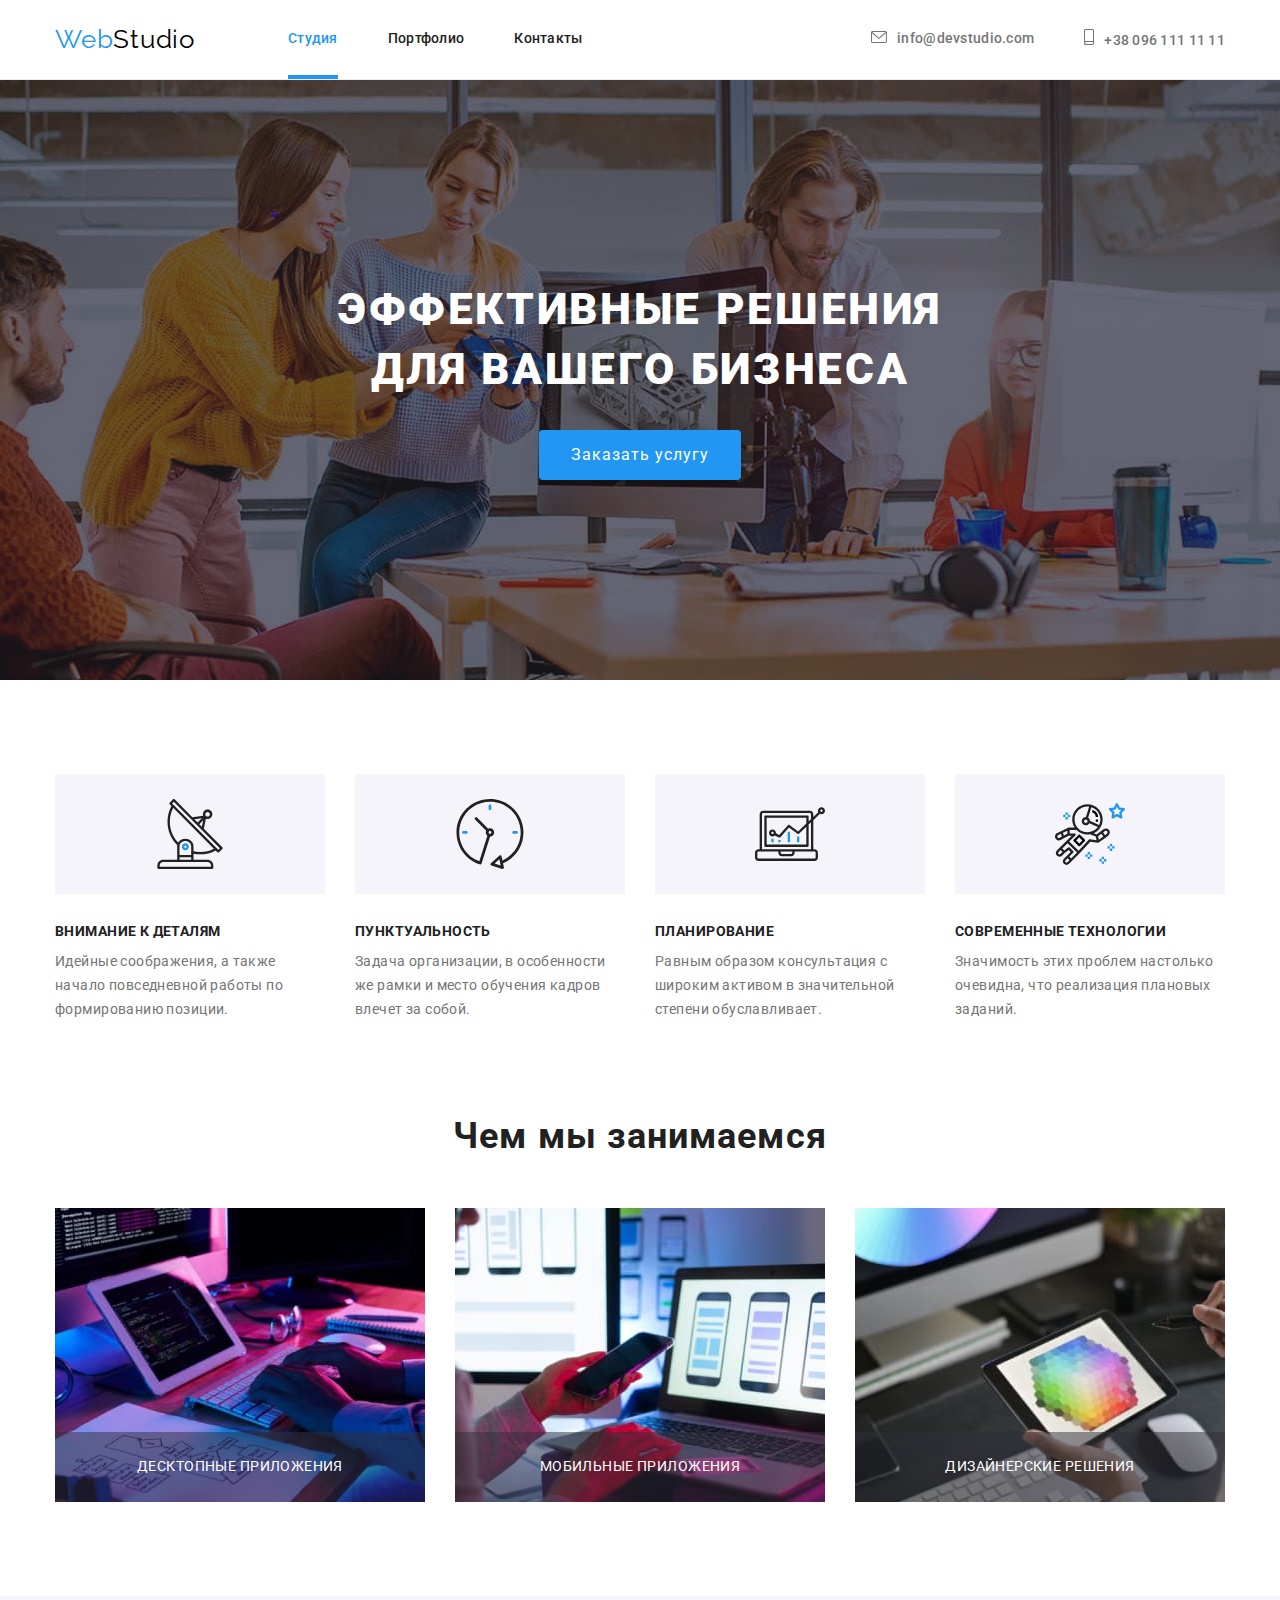
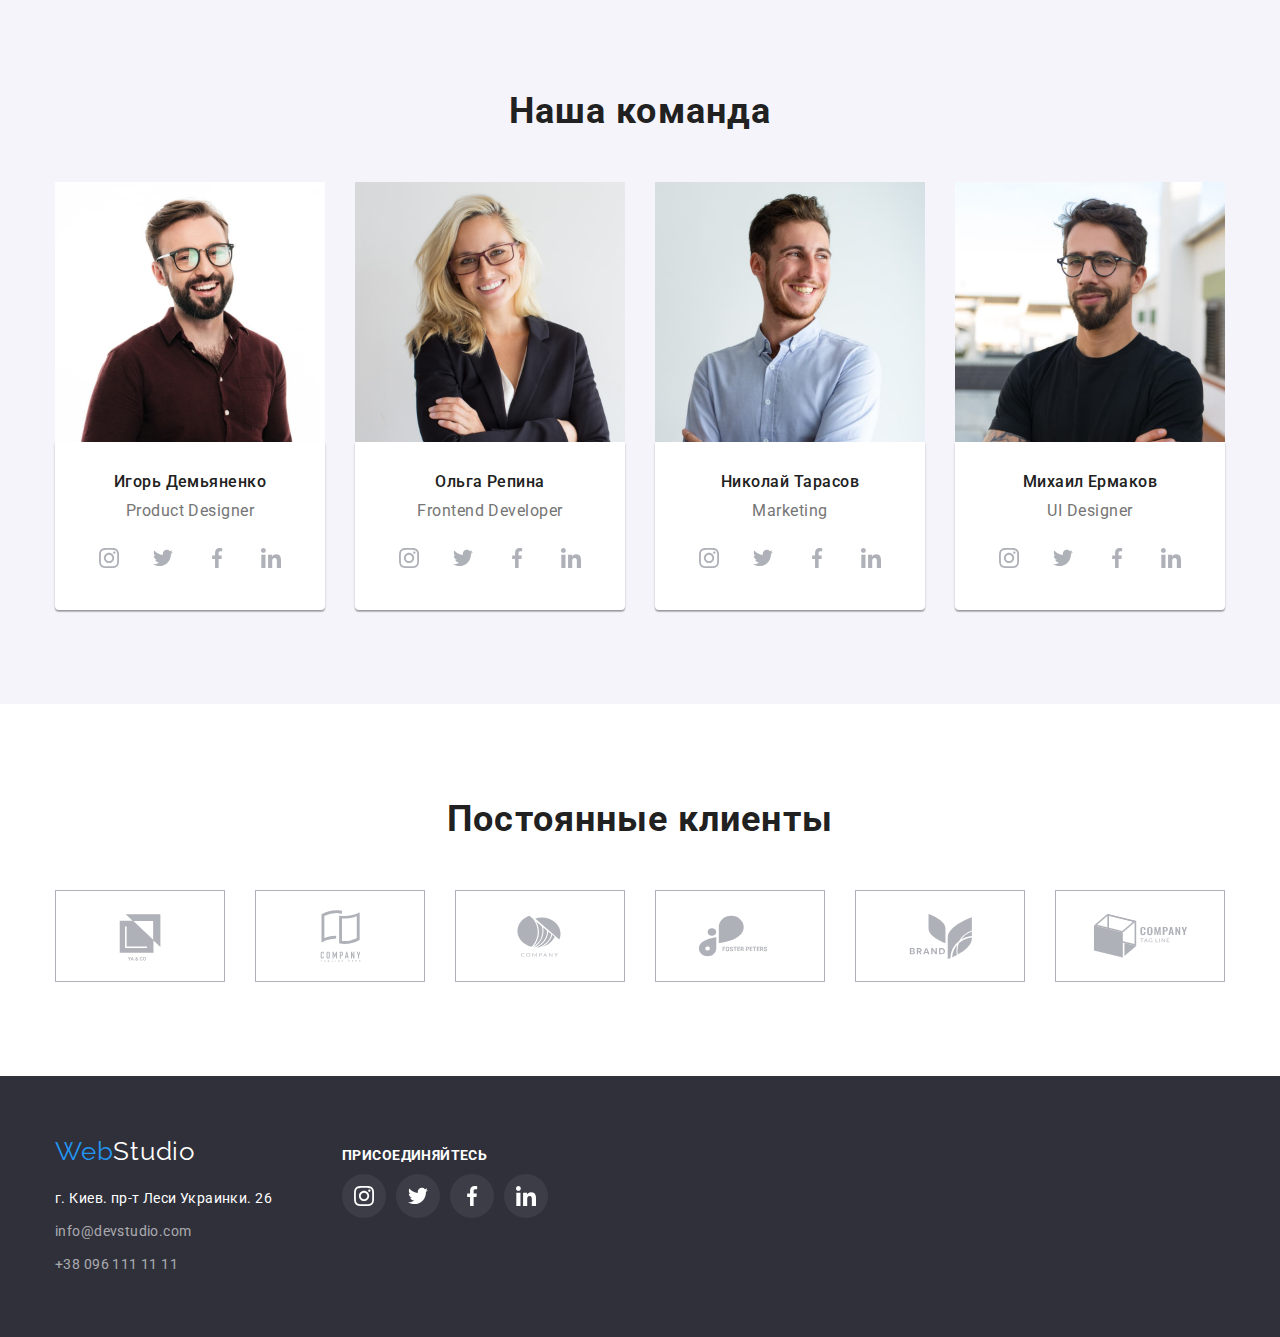
<file: index.html>
<!DOCTYPE html>
<html lang="ru">
  <head>
    <meta charset="UTF-8" />
    <meta http-equiv="X-UA-Compatible" content="IE=edge" />
    <meta name="viewport" content="width=device-width, initial-scale=1.0" />
    <title>WebStudio</title>
    <link rel="stylesheet" href="https://fonts.googleapis.com/css2?family=Raleway:wght@700&family=Roboto:wght@400;500;700;900&display=swap">
    <link rel="stylesheet" href="https://cdnjs.cloudflare.com/ajax/libs/modern-normalize/1.0.0/modern-normalize.min.css" />
    <link rel="stylesheet" href="./css/style.css">
  </head>
  <body>
    <!------------------main document "Головна" logo and navigation-------------->
    <header class="main-head">
      <div class="container lists-header">
      <a class="logo link logo-header" href="WebStudio">Web<span class="logo-word-dark">Studio</span></a>
      <nav>
        <ul class="navigation-list list">
          <li class="navigation-item"><a class="link active current studio" href="./index.html">Студия</a></li>
          <li class="navigation-item"><a class="link portfolio" href="./portfolio.html">Портфолио</a></li>
          <li class="navigation-item"><a class="link contacty" href="Контакты">Контакты</a></li>
        </ul> 
      </nav>
        <ul class="header-contacts-list list">
        <li class="header-contacts-item"><a class="link mail" href="mailto:info@devstudio.com">
          <svg width="16px" height="12px" class="header-contacts-icon">
            <use href="./images/icons.svg#icon-envelope"></use>
          </svg>info@devstudio.com</a></li>
        <li class="header-contacts-item"><a class="link tel" href="tel:+380961111111">
          <svg width="10px" height="16px" class="header-contacts-icon">
            <use href="./images/icons.svg#icon-smartphone"></use>
          </svg>+38 096 111 11 11</a></li>
      </ul>
    </div>
    </header>
    <main>
    <!-------------------------------main section 1 hero------------------------------------>
        <section class="hero">
          <div class="container">
          <h1 class="title-hero">Эффективные решения для вашего бизнеса</h1>
          <button class="btn-hero open" type="button" data-modal-open >Заказать услугу</button>
        </div>
      </section>
        <!----------------------main section 2 features-------------------------------------->
        <section class="section">
          <div class="container">
           <h2 class="title-section visually-hidden" >Как ми роботаем</h2>
           <ul class="list features-list">
             <li class="features-item">
               <div class="features-icons">
                 <svg class="features-content-icons">
                  <use href="./images/icons.svg#icon-antenna" width="70px" height="70px"></use>
                 </svg>
               </div>
              <h3 class="title-features-and-vault title-features">Внимание к деталям</h3>
             <p class="features-text">Идейные соображения, а также начало повседневной работы по формированию позиции.</p>
             </li>
             <li class="features-item">
              <div class="features-icons">
                <svg class="features-content-icons">
                  <use href="./images/icons.svg#icon-clock" width="70px" height="70px"></use>
                </svg>
              </div> 
              <h3 class="title-features-and-vault title-features">Пунктуальность</h3>
             <p class="features-text">Задача организации, в особенности же рамки и место обучения кадров влечет за собой.</p>
             </li>
             <li class="features-item">
              <div class="features-icons">
                <svg class="features-content-icons">
                  <use href="./images/icons.svg#icon-diagram" width="70px" height="70px"></use>
                </svg>
              </div>
              <h3 class="title-features-and-vault title-features">Планирование</h3>
             <p class="features-text">Равным образом консультация с широким активом в значительной степени обуславливает.</p>
             </li>    
             <li class="features-item">
              <div class="features-icons">
                <svg class="features-content-icons">
                  <use href="./images/icons.svg#icon-astronaut" width="70px" height="70px"></use>
                </svg>
              </div> 
              <h3 class="title-features-and-vault title-features">Современные технологии</h3>
             <p class="features-text">Значимость этих проблем настолько очевидна, что реализация плановых заданий.</p>
             </li>        
            </ul> 
            </div>
          </section>
          <!-------------------------main section 3 what wi do---------------------------->
            <section class="section-what-we-do">
             <div class="container">
              <h2  class="title-section titlt-what-we-do">Чем мы занимаемся</h2>
             <ul class="list list-what-we-do">
                 <li class="item-what-we-do">
                  <div class="what-we-do-blok">
                    <img src="images/box1.jpg" alt="фото роботи на компётере"
                   width="370" height="294">
                   <p class="what-we-do-text">Десктопные приложения</p>
                  </div>
                </li>
                 <li class="item-what-we-do">
                 <div class="what-we-do-blok">
                   <img src="images/box2.jpg" alt="фото роботи на компётере2"
                   width="370" height="294">
                   <p class="what-we-do-text">Мобильные приложения</p>
                 </div>
                </li>
                 <li class="item-what-we-do">
                  <div class="what-we-do-blok">
                   <img src="images/box3.jpg" alt="фото роботи на планшете"
                   width="370" height="294">
                    <p class="what-we-do-text">Дизайнерские решения</p>
                 </div>
                 </li>
             </ul>
             </div>
            </section>
          <!-----------------------------main section 4 our team------------------------->
          <section class="section our-team">
             <div class="container">
             <h2 class="title-section heading-our-team">Наша команда</h2>
            <ul class="list  our-team-list ">
             <li class="our-team-item">
               <img class="image-our-team" src="images/img1.jpg" alt="фото Игоря"
               width="270" height="260">
               <div class="texts-elements-our-team">
               <h3 class="our-team-title">Игорь Демьяненко</h3>
               <p class="our-team-text" lang="en">Product Designer</p>
              <ul class="our-team-list-icons list">
                <li class="our-team-item-icons">
                  <a class="our-team-social-links" href="">
                    <svg class="our-team-content-icons">
                      <use href="./images/icons.svg#icon-instagram" width="20px" height="20px"></use>
                    </svg>
                  </a>
                </li>
                <li class="our-team-item-icons">
                  <a class="our-team-social-links" href="">
                    <svg class="our-team-content-icons">
                      <use href="./images/icons.svg#icon-twitter" width="20px" height="20px"></use>
                    </svg>
                  </a>
                </li>
                <li class="our-team-item-icons">
                  <a class="our-team-social-links" href="">
                    <svg class="our-team-content-icons">
                      <use href="./images/icons.svg#icon-facebook" width="20px" height="20px"></use>
                    </svg>
                  </a>
                </li>
                <li class="our-team-item-icons">
                  <a class="our-team-social-links" href="">
                    <svg class="our-team-content-icons">
                      <use href="./images/icons.svg#icon-linkedin" width="20px" height="20px"></use>
                    </svg>
                  </a>
                </li>
              </ul>
              </div>
              </li>
             <li class="our-team-item">
              <img class="image-our-team" src="images/img2.jpg" alt="фото Ольги"
              width="270" height="260">
              <div class="texts-elements-our-team">
              <h3 class="our-team-title">Ольга Репина</h3>
              <p class="our-team-text" lang="en">Frontend Developer</p>
              <ul class="our-team-list-icons list">
                <li class="our-team-item-icons">
                  <a class="our-team-social-links" href="">
                    <svg class="our-team-content-icons">
                      <use href="./images/icons.svg#icon-instagram" width="20px" height="20px"></use>
                    </svg>
                  </a>
                </li>
                <li class="our-team-item-icons">
                  <a class="our-team-social-links" href="">
                    <svg class="our-team-content-icons">
                      <use href="./images/icons.svg#icon-twitter" width="20px" height="20px"></use>
                    </svg>
                  </a>
                </li>
                <li class="our-team-item-icons">
                  <a class="our-team-social-links" href="">
                    <svg class="our-team-content-icons">
                      <use href="./images/icons.svg#icon-facebook" width="20px" height="20px"></use>
                    </svg>
                  </a>
                </li>
                <li class="our-team-item-icons">
                  <a class="our-team-social-links" href="">
                    <svg class="our-team-content-icons">
                      <use href="./images/icons.svg#icon-linkedin" width="20px" height="20px"></use>
                    </svg>
                  </a>
                </li>
              </ul>
              </div>
            </li>
             <li class="our-team-item">
              <img class="image-our-team" src="images/img3.jpg" alt="фото Николая"
              width="270" height="260">
             <div class="texts-elements-our-team">
              <h3 class="our-team-title">Николай Тарасов</h3>
              <p class="our-team-text" lang="en">Marketing</p>
              <ul class="our-team-list-icons list">
                <li class="our-team-item-icons">
                  <a class="our-team-social-links" href="">
                    <svg class="our-team-content-icons">
                      <use href="./images/icons.svg#icon-instagram" width="20px" height="20px"></use>
                    </svg>
                  </a>
                </li>
                <li class="our-team-item-icons">
                  <a class="our-team-social-links" href="">
                    <svg class="our-team-content-icons">
                      <use href="./images/icons.svg#icon-twitter" width="20px" height="20px"></use>
                    </svg>
                  </a>
                </li>
                <li class="our-team-item-icons">
                  <a class="our-team-social-links" href="">
                    <svg class="our-team-content-icons">
                      <use href="./images/icons.svg#icon-facebook" width="20px" height="20px"></use>
                    </svg>
                  </a>
                </li>
                <li class="our-team-item-icons">
                  <a class="our-team-social-links" href="">
                    <svg class="our-team-content-icons">
                      <use href="./images/icons.svg#icon-linkedin" width="20px" height="20px"></use>
                    </svg>
                  </a>
                </li>
              </ul>
              </div>
            </li>
            <li class="our-team-item">
              <img class="image-our-team" src="images/img4.jpg" alt="фото Михаила"
              width="270" height="260">
              <div class="texts-elements-our-team">
              <h3 class="our-team-title">Михаил Ермаков</h3>
              <p class="our-team-text" lang="en">UI Designer</p>
              <ul class="our-team-list-icons list">
                <li class="our-team-item-icons">
                  <a class="our-team-social-links" href="">
                    <svg class="our-team-content-icons">
                      <use href="./images/icons.svg#icon-instagram" width="20px" height="20px"></use>
                    </svg>
                  </a>
                </li>
                <li class="our-team-item-icons">
                  <a class="our-team-social-links" href="">
                    <svg class="our-team-content-icons">
                      <use href="./images/icons.svg#icon-twitter" width="20px" height="20px"></use>
                    </svg>
                  </a>
                </li>
                <li class="our-team-item-icons">
                  <a class="our-team-social-links" href="">
                    <svg class="our-team-content-icons">
                      <use href="./images/icons.svg#icon-facebook" width="20px" height="20px"></use>
                    </svg>
                  </a>
                </li>
                <li class="our-team-item-icons">
                  <a class="our-team-social-links" href="">
                    <svg class="our-team-content-icons">
                      <use href="./images/icons.svg#icon-linkedin" width="20px" height="20px"></use>
                    </svg>
                  </a>
                </li>
              </ul>
              </div>
            </li>
           </ul>
            </div>
          </section>
      <!----------------------main section 5  regular customers -->
      <section class="section">
        <div class="container">
          <h3 class="title-section regular-customers-title">Постоянные клиенты</h3>
          <ul class="list regular-customers-list">
            <li class="regular-customers-item">
              <a class="regular-customers-links" href="">
                <svg class="regular-customers-icons">
                  <use href="./images/icons.svg#icon-compani-one" width="106px" height="60px"></use>
                </svg>
              </a>
            </li>
            <li class="regular-customers-item">
              <a class="regular-customers-links" href="">
                <svg class="regular-customers-icons">
                  <use href="./images/icons.svg#icon-compani-two" width="106px" height="60px"></use>
                </svg>
              </a>
            </li>
            <li class="regular-customers-item">
              <a class="regular-customers-links" href="">
                <svg class="regular-customers-icons">
                  <use href="./images/icons.svg#icon-compani-three" width="106px" height="60px"></use>
                </svg>
              </a>
            </li>
            <li class="regular-customers-item">
              <a class="regular-customers-links" href="">
                <svg class="regular-customers-icons">
                  <use href="./images/icons.svg#icon-compani-four" width="106px" height="60px"></use>
                </svg>
              </a>
            </li>
            <li class="regular-customers-item">
              <a class="regular-customers-links" href="">
                <svg class="regular-customers-icons">
                  <use href="./images/icons.svg#icon-compani-five" width="106px" height="60px" ></use>
                </svg>
              </a>
            </li>
            <li class="regular-customers-item">
              <a class="regular-customers-links" href="">
                <svg class="regular-customers-icons">
                  <use href="./images/icons.svg#icon-compani-six" width="106px" height="60px"></use>
                </svg>
              </a>
            </li>
          </ul>
        </div>
      </section>
      </main>
      <!-------------------------------main footer --------------------------------- -->
      <footer class="vault">
        <div class="container">
          <div class="vault-section">
            <div>
        <a class="link logo logo-footer" href="WebStudio">Web<span class="logo-word-light">Studio</span></a>
        <address> 
         <ul class="list vault-lisi">
            <li class="vault-item"><a class="link google-address" href="https://goo.gl/maps/u1JJwSSeLyqYVt8B6" target="blank" rel="noreferrer noopener">г.
                Киев. пр-т
                Леси Украинки. 26</a></li>
            <li class="vault-item "><a class="link vault-contact" href="mailto:info@devstudio.com">info@devstudio.com</a></li>
            <li class="vault-item "><a class="link vault-contact" href="tel:+380961111111">+38 096 111 11 11</a></li>
          </ul>
        </address>
        </div>
        <div>
        <h3 class="title-features-and-vault title-vault">присоединяйтесь</h3>
        <ul class="vault-list-icons list">
          <li class="vault-item-icons">
            <a class="vault-social-links" href="">
              <svg class="vault-content-icons">
                <use href="./images/icons.svg#icon-instagram" width="20px" height="20px"></use>
              </svg>
            </a>
          </li>
          <li class="vault-item-icons">
            <a class="vault-social-links" href="">
              <svg class="vault-content-icons">
                <use href="./images/icons.svg#icon-twitter" width="20px" height="20px"></use>
              </svg>
            </a>
          </li>
          <li class="vault-item-icons">
            <a class="vault-social-links" href="">
              <svg class="vault-content-icons">
                <use href="./images/icons.svg#icon-facebook" width="20px" height="20px"></use>
              </svg>
            </a>
          </li>
          <li class="vault-item-icons">
            <a class="vault-social-links" href="">
              <svg class="vault-content-icons">
                <use href="./images/icons.svg#icon-linkedin" width="20px" height="20px"></use>
              </svg>
            </a>
          </li>
        </ul>
        </div>
        </div>
      </div>
      </footer>
      <!-- ---------section modal window----------- -->
      <div class="backdrop is-hidden" data-modal >
        <div class="modalwindow">
          <button class="modalwindow-btn-close" type="button" data-modal-close >
          <svg class="close-button" width="18px" height="18px" >
            <use href="./images/icons.svg#icon-close-black" ></use>
          </svg>
        </button>
      </div>
      </div>
  </body>
  <script src="./js/modal.js"></script>
</html>
</file>
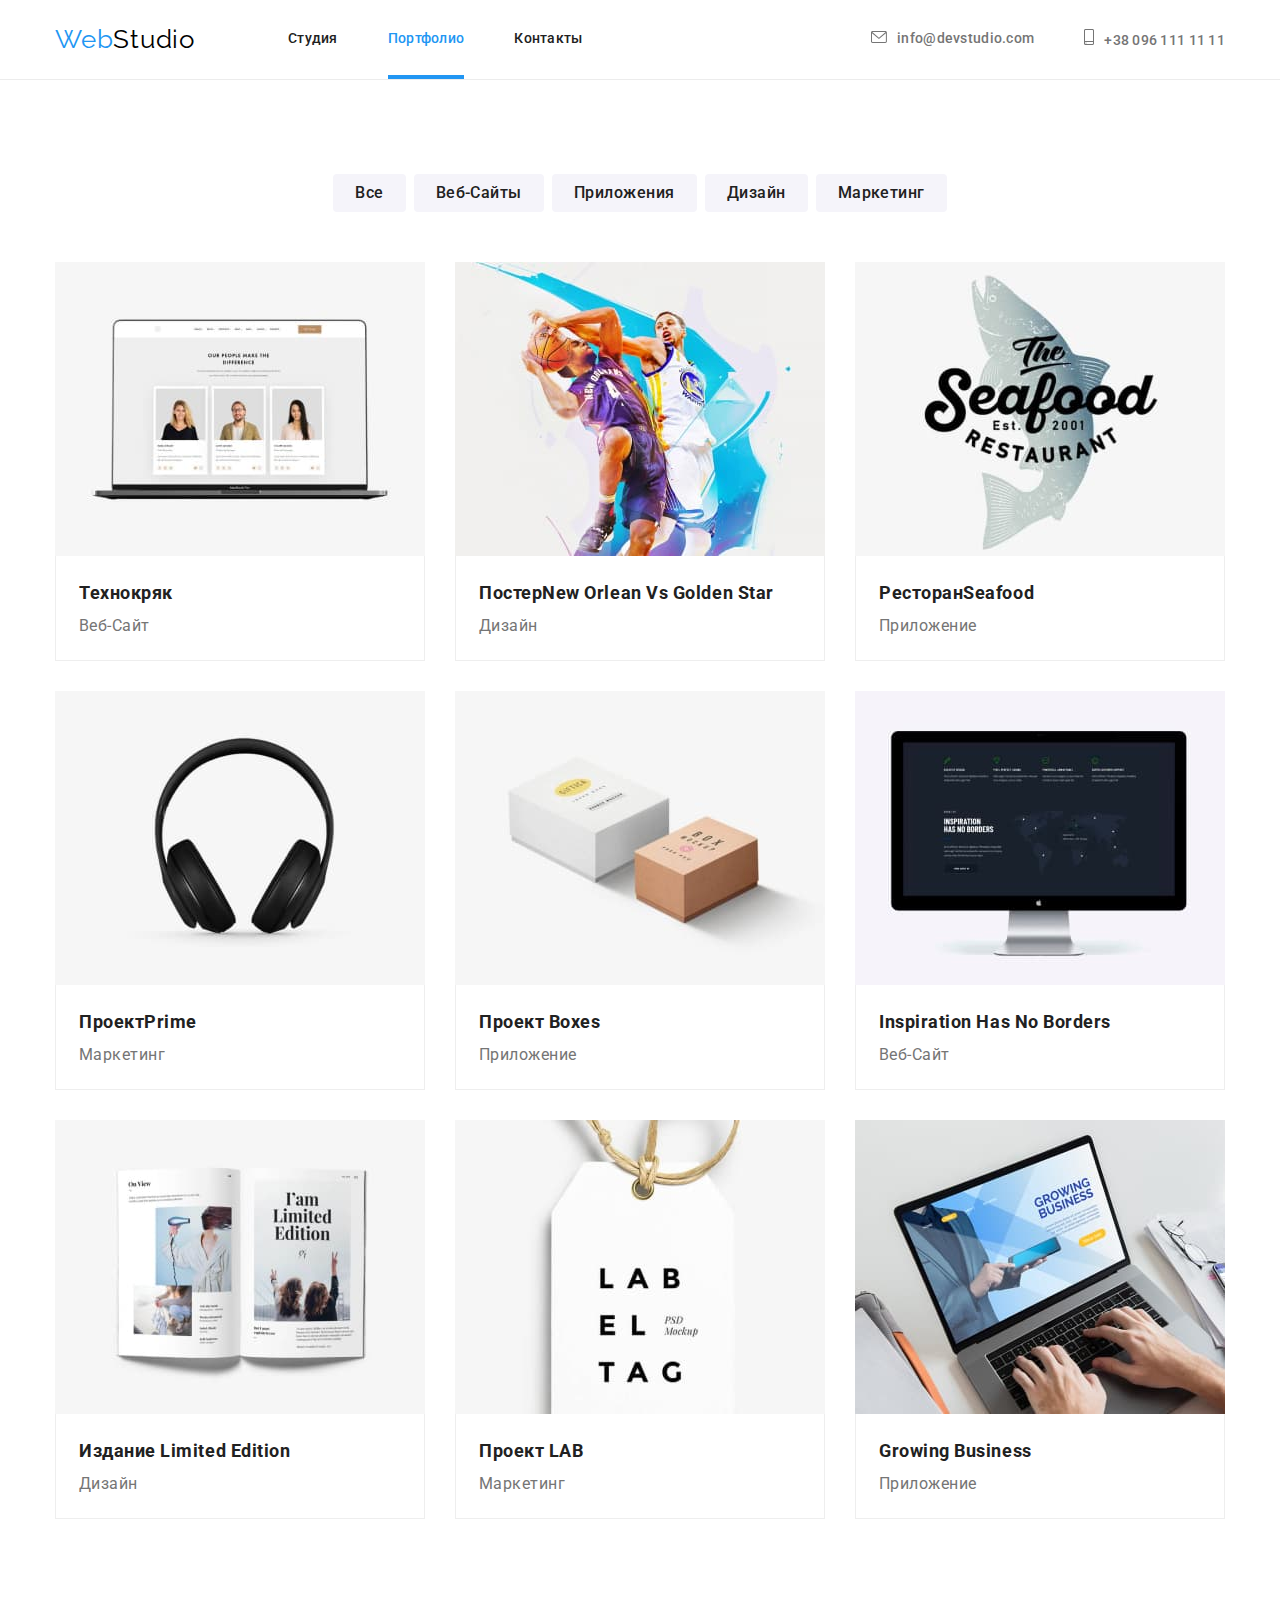
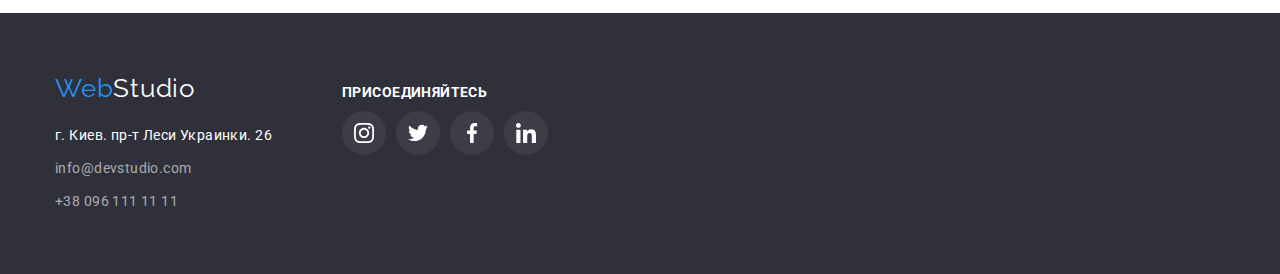
<file: portfolio.html>
<!DOCTYPE html>
<html lang="ru">
  <head>
    <meta charset="UTF-8" />
    <meta http-equiv="X-UA-Compatible" content="IE=edge" />
    <meta name="viewport" content="width=device-width, initial-scale=1.0" />
    <title>WebStudio</title>
    <link rel="stylesheet" href="https://fonts.googleapis.com/css2?family=Raleway:wght@700&family=Roboto:wght@400;500;700;900&display=swap">
    <link rel="stylesheet" href="https://cdnjs.cloudflare.com/ajax/libs/modern-normalize/1.0.0/modern-normalize.min.css" />
    <link rel="stylesheet" href="./css/style.css" >
  </head>
<body>
    <!-------------------header  "Портфоліо" logo and navigation----------------------->
    <header class="portfolio-head">
      <div class="container lists-header">
        <a class="logo link logo-header" href="WebStudio">Web<span class="logo-word-dark">Studio</span></a>
        <nav>
          <ul class="navigation-list list">
            <li class="navigation-item"><a class="link studio" href="./index.html">Студия</a></li>
            <li class="navigation-item"><a class="link active current portfolio" href="./portfolio.html">Портфолио</a></li>
            <li class="navigation-item"><a class="link contacty" href="Контакты">Контакты</a></li>
          </ul>
        </nav>
        <ul class="header-contacts-list list">
          <li class="header-contacts-item"><a class="link" href="mailto:info@devstudio.com">
              <svg width="16px" height="12px" class="header-contacts-icon">
                <use href="./images/icons.svg#icon-envelope"></use>
              </svg>info@devstudio.com</a></li>
          <li class="header-contacts-item"><a class="link" href="tel:+380961111111">
              <svg width="10px" height="16px" class="header-contacts-icon">
                <use href="./images/icons.svg#icon-smartphone"></use>
              </svg>+38 096 111 11 11</a></li>
        </ul>
      </div>
    </header>
    <!-----------------------------portfolio section 1 buttons and project--------------------------- -->
    <main class="">
    <section class="section main-portfolio">
      <div class="container">
         <h2  class="visually-hidden">Фильтр кнопок</h2>
       <ul class="list btn-list">
        <li class="btn-item"><button class="btn" type="button">Все</button></li>
        <li class="btn-item"><button class="btn" type="button">Веб-сайты</button></li>
        <li class="btn-item"><button class="btn" type="button">Приложения</button></li>
        <li class="btn-item"><button class="btn" type="button">Дизайн</button></li>
        <li class="btn-item"><button class="btn" type="button">Маркетинг</button></li>
       </ul>
       <h1 class="visually-hidden">Проекти</h1>
       <ul class="list list-project">
       <li class="item-project" >
        <a class="links-project" href="">
        <div class="project-bloc">
          <img src="images/photo1.jpg" alt="computer with photo"
           width="370" height="294">
           <p class="project-bloc-text-overflow">
           Технокряк это современная площадка
           распространения коронавируса. 
           Компании используют эту платформу для цифрового
           шпионажа и атак на защищённые сервера конкурентов.
          </p>
        </div>
      <div class="texts-elements-project">
        <h3 class="title-project">Технокряк</h3>
        <p class="text-project">Веб-сайт</p>
      </div>
        </a>
      </li>
       <li class="item-project" >
        <a class="links-project" href="">
        <div class="project-bloc">
          <img src="images/photo2.jpg" alt="two baseball plaeer" width="370" height="294">
          <p class="project-bloc-text-overflow">
          Технокряк это современная площадка
          распространения коронавируса.
          Компании используют эту платформу для цифрового
          шпионажа и атак на защищённые сервера конкурентов.
          </p>
         </div>
        <div class="texts-elements-project"> 
         <h3 class="title-project">Постер<span lang="en">New Orlean vs Golden Star</span></h3>
         <p class="text-project">Дизайн</p>
       </div>
        </a>
      </li>
       <li class="item-project" >
        <a class="links-project" href="">
        <div class="project-bloc">
          <img src="images/photo3.jpg" alt="restaurant logo" width="370" height="294">
          <p class="project-bloc-text-overflow">
          Технокряк это современная площадка
          распространения коронавируса.
          Компании используют эту платформу для цифрового
          шпионажа и атак на защищённые сервера конкурентов.
          </p>
         </div>
        <div class="texts-elements-project">
         <h3 class="title-project">Ресторан<span lang="en">Seafood</span></h3>
         <p class="text-project">Приложение</p>
        </div>
        </a> 
      </li>
       <li class="item-project" >
        <a class="links-project" href="">
        <div class="project-bloc">
          <img src="images/photo4.jpg" alt="headphone" width="370" height="294">
          <p class="project-bloc-text-overflow">
          Технокряк это современная площадка
          распространения коронавируса.
          Компании используют эту платформу для цифрового
          шпионажа и атак на защищённые сервера конкурентов.
          </p>
        </div>
       <div class="texts-elements-project">
        <h3 class="title-project">Проект<span lang="en">Prime</span></h3>
        <p class="text-project">Маркетинг</p>
      </div>
        </a>
      </li>
       <li class="item-project" >
        <a class="links-project" href="">
        <div class="project-bloc">
          <img src="images/photo5.jpg" alt="two boxes" width="370" height="294">
          <p class="project-bloc-text-overflow">
            Технокряк это современная площадка
            распространения коронавируса.
            Компании используют эту платформу для цифрового
            шпионажа и атак на защищённые сервера конкурентов.
          </p>
       </div>
       <div class="texts-elements-project">
        <h3 class="title-project">Проект<span lang="en"> Boxes</span></h3>
        <p class="text-project">Приложение</p>
      </div>
        </a>
      </li>
       <li class="item-project" >
        <a class="links-project" href="">
      <div class="project-bloc">
          <img src="images/photo6.jpg" alt="monitor" width="370" height="294">
         <p class="project-bloc-text-overflow">
          Технокряк это современная площадка
          распространения коронавируса.
          Компании используют эту платформу для цифрового
          шпионажа и атак на защищённые сервера конкурентов.
         </p>
       </div>
          <div class="texts-elements-project">
        <h3 class="title-project"><span lang="en">Inspiration has no Borders</span></h3>
        <p class="text-project">Веб-сайт</p>
       </div>
        </a>
      </li>
       <li class="item-project">
      <a class="links-project" href="">
        <div class="project-bloc">
        <img src="images/photo7.jpg" alt="unfolded book" width="370" height="294">
        <p class="project-bloc-text-overflow">
          Технокряк это современная площадка
          распространения коронавируса.
          Компании используют эту платформу для цифрового
          шпионажа и атак на защищённые сервера конкурентов.
        </p>
       </div>
        <div class="texts-elements-project">
        <h3 class="title-project">Издание <span lang="en">Limited Edition</span></h3>
        <p class="text-project">Дизайн</p>
      </div>
      </a>
      </li>
       <li class="item-project" >
        <a class="links-project" href="">
        <div class="project-bloc">
          <img src="images/photo8.jpg" alt="keychain made of paper" width="370" height="294">
      <p class="project-bloc-text-overflow">
        Технокряк это современная площадка
        распространения коронавируса.
        Компании используют эту платформу для цифрового
        шпионажа и атак на защищённые сервера конкурентов.
      </p>
      </div>
          <div class="texts-elements-project">
        <h3 class="title-project">Проект <span lang="en">LAB</span></h3>
        <p class="text-project">Маркетинг</p>
      </div>
        </a>
      </li>
       <li class="item-project" >
        <a class="links-project" href="">
        <div class="project-bloc">
          <img src="images/photo9.jpg" alt="man typing text on laptop" width="370" height="294">
        <p class="project-bloc-text-overflow">
          Технокряк это современная площадка
          распространения коронавируса.
          Компании используют эту платформу для цифрового
          шпионажа и атак на защищённые сервера конкурентов.
        </p>
       </div>
          <div class="texts-elements-project"> 
        <h3 class="title-project"><span lang="en">Growing Business</span></h3>
        <p class="text-project">Приложение</p>
       </div>
        </a>
      </li>
        </ul>
     </div>
   </section>
    </main>
    <!------------------------------portfolio footer------------------------>
    <footer class="vault">
      <div class="container">
        <div class="vault-section">
          <div>
            <a class="link logo logo-footer" href="WebStudio">Web<span class="logo-word-light">Studio</span></a>
            <address>
              <ul class="list vault-lisi">
                <li class="vault-item"><a class="link google-address" href="https://goo.gl/maps/u1JJwSSeLyqYVt8B6"
                    target="blank" rel="noreferrer noopener">г.
                    Киев. пр-т
                    Леси Украинки. 26</a></li>
                <li class="vault-item "><a class="link vault-contact" href="mailto:info@devstudio.com">info@devstudio.com</a></li>
                <li class="vault-item"><a class="link vault-contact" href="tel:+380961111111">+38 096 111 11 11</a></li>
              </ul>
            </address>
          </div>
          <div>
            <h3 class="title-features-and-vault title-vault">присоединяйтесь</h3>
            <ul class="vault-list-icons list">
              <li class="vault-item-icons">
                <a class="vault-social-links" href="">
                  <svg class="vault-content-icons">
                    <use href="./images/icons.svg#icon-instagram" width="20px" height="20px"></use>
                  </svg>
                </a>
              </li>
              <li class="vault-item-icons">
                <a class="vault-social-links" href="">
                  <svg class="vault-content-icons">
                    <use href="./images/icons.svg#icon-twitter" width="20px" height="20px"></use>
                  </svg>
                </a>
              </li>
              <li class="vault-item-icons">
                <a class="vault-social-links" href="">
                  <svg class="vault-content-icons">
                    <use href="./images/icons.svg#icon-facebook" width="20px" height="20px"></use>
                  </svg>
                </a>
              </li>
              <li class="vault-item-icons">
                <a class="vault-social-links" href="">
                  <svg class="vault-content-icons">
                    <use href="./images/icons.svg#icon-linkedin" width="20px" height="20px"></use>
                  </svg>
                </a>
              </li>
            </ul>
          </div>
          </div>
      </div>
    </footer>
</body>
</html>
</file>
<file: css/style.css>
:root {
  --hover-focus-color-others: #2196f3;
  --hover-focus-color-button: #188ce8;
  --logo-color: #2196f3;
  --title-color-hero: #ffffff;
  --title-color-second: #212121;
  --title-color-third: #212121;
  --text-color: #757575;
  --contacts-color-dark: #757575;
  --contacts-color-light: rgba(255, 255, 255, 0.6);
  --logo-word-dark: #000000;
  --logo-word-light: #ffffff;
  --color-text: #ffffff;
  --border-color: #ececec;
  --background-color: #f5f4fa;
  --transition-duration: 250ms;
  --transition-timing-function: cubic-bezier(0.4, 0, 0.2, 1);
}
body {
  font-family: "roboto", sans-serif;
  margin: 0;
}
h1,
h2,
h3,
h4,
h5,
h6,
ul,
p {
  margin: 0;
  padding: 0;
}
button {
  cursor: pointer;
}
img {
  display: block;
}
address {
  font-style: inherit;
}
.container {
  width: 1200px;
  padding-left: 15px;
  padding-right: 15px;
  margin: 0 auto;
}
.section {
  padding-top: 94px;
  padding-bottom: 94px;
}
.list {
  list-style: none;
}
.link {
  text-decoration: none;
}
.title-section {
  font-size: 36px;
  line-height: 1.17;
  text-align: center;
  letter-spacing: 0.03em;
  color: var(--title-color-second);
}
.title-features-and-vault {
  font-size: 14px;
  line-height: 1.14;
  letter-spacing: 0.03em;
  text-transform: uppercase;
  margin-bottom: 10px;
}

.visually-hidden {
  position: absolute;
  white-space: nowrap;
  width: 1px;
  height: 1px;
  overflow: hidden;
  border: 0;
  padding: 0;
  clip: rect(0 0 0 0);
  clip-path: inset(50%);
  margin: -1px;
}
.logo > span {
  display: inline-block;
}
.logo {
  font-family: "Raleway", sans-serif;
  font-size: 26px;
  line-height: 1.19em;
  letter-spacing: 0.03em;
  color: var(--logo-color);
}
.logo-word-dark {
  color: var(--logo-word-dark);
}
.logo-word-light {
  color: var(--logo-word-light);
}

/*----------------------------main and portfolio page header ---------------------------*/
.main-head,
.portfolio-head {
  padding-top: 24px;
  padding-bottom: 24px;
  align-items: center;
  border-bottom: 1px solid #ececec;
}
.lists-header {
  display: flex;
  align-items: center;
}
.logo-header {
  margin-right: 93px;
}
.navigation-list {
  display: flex;
}
.navigation-item {
  font-weight: 500;
  font-size: 14px;
  line-height: 1.14;
  letter-spacing: 0.02em;
  text-transform: capitalize;
  margin-right: 50px;
  position: relative;
}
.studio,
.portfolio,
.contacty {
  transition: color var(--transition-duration) var(--transition-timing-function);
}
.navigation-item:last-child {
  margin-right: 0px;
}
.navigation-item > a:link,
.navigation-item > a:visited {
  color: var(--title-color-third);
}
.navigation-item > a:hover,
.navigation-item > a:focus {
  color: var(--hover-focus-color-others);
}
.current::after {
  content: "";
  width: 100%;
  height: 4px;
  background-color: #2196f3;
  display: block;
  position: absolute;
  bottom: -32px;
}
.navigation-item > a.link.active {
  color: var(--hover-focus-color-others);
}
.header-contacts-list {
  display: flex;
  justify-content: center;
  align-items: center;
  margin-left: auto;
}
.header-contacts-item {
  font-weight: 500;
  font-size: 14px;
  line-height: 1.14;
  letter-spacing: 0.02em;
  margin-right: 50px;
}
.mail,
.tel {
  transition: color var(--transition-duration) var(--transition-timing-function);
}
.header-contacts-item:last-child {
  margin-right: 0px;
}
.header-contacts-item > a:link {
  color: var(--contacts-color-dark);
}
.header-contacts-item > a:hover,
.header-contacts-item > a:focus {
  color: var(--hover-focus-color-others);
}
.header-contacts-item > a:hover .header-contacts-icon,
.header-contacts-item > a:focus .header-contacts-icon {
  fill: var(--hover-focus-color-others);
}
.header-contacts-icon {
  margin-right: 10px;
  fill: var(--contacts-color-dark);
  transition: fill var(--transition-duration) var(--transition-timing-function);
}
/*-----------------------------main page section 1 hero------------------------------*/
.hero {
  padding-top: 200px;
  padding-bottom: 200px;
  background-color: #2f303a;
  background-image: linear-gradient(
      rgba(47, 48, 58, 0.4),
      rgba(47, 48, 58, 0.4)
    ),
    url(../images/bg-img.jpg);
  background-repeat: no-repeat;
  background-position: center;
  background-size: cover;
}
.title-hero {
  display: block;
  margin: 0 auto;
  margin-bottom: 30px;
  width: 696px;
  font-weight: 900;
  font-size: 44px;
  line-height: 1.36;
  text-align: center;
  text-transform: uppercase;
  letter-spacing: 0.06em;
  color: var(--title-color-hero);
}

.btn-hero {
  display: block;
  margin: 0 auto;
  padding: 10px 32px;
  border: 0;
  border-radius: 4px;
  font-size: 16px;
  font-family: inherit;
  line-height: 1.88;
  letter-spacing: 0.06em;
  background-color: var(--hover-focus-color-others);
  color: var(--color-text);
  box-shadow: 0px 4px 4px rgba(0, 0, 0, 0.15);
  transition: bacground-color var(--transition-duration)
    var(--transition-timing-function);
}
.btn-hero:hover,
.btn-hero:focus {
  background-color: #188ce8;
}

/*---------------------------main page section 2 features----------------------*/

.features-list {
  display: flex;
}
.features-item {
  width: 270px;
  margin-right: 30px;
}
.features-item:nth-child(4n + 4) {
  margin-right: 0px;
}
.features-icons {
  background-color: var(--background-color);
  margin-bottom: 30px;
  height: 120px;
  padding: 25px 100px;
}
.features-content-icons {
  width: 70px;
  height: 70px;
}
.title-features {
  color: var(--title-color-third);
}

.features-text {
  font-size: 14px;
  line-height: 1.71;
  letter-spacing: 0.03em;
  color: var(--text-color);
}
/*  -----main page section 3------------- */
.section-what-we-do {
  padding-bottom: 94px;
}
.titlt-what-we-do {
  margin-top: 0;
  margin-left: auto;
  margin-bottom: 50px;
  margin-right: auto;
}
.list-what-we-do {
  display: flex;
}
.item-what-we-do {
  margin-right: 30px;
}
.item-what-we-do:nth-child(3n + 3) {
  margin-right: 0px;
}
.what-we-do-blok {
  position: relative;
}
.what-we-do-text {
  display: flex;
  justify-content: center;
  align-items: center;
  font-size: 14px;
  line-height: 1.14em;
  letter-spacing: 0.03em;
  text-transform: uppercase;
  color: #ffffff;
  width: 100%;
  min-height: 70px;
  background-color: #2f303a80;
  position: absolute;
  top: 224px;
}
/*-------------------main page section 4 oue team---------------------------*/
.our-team {
  background-color: var(--background-color);
}
.heading-our-team {
  margin-top: 0px;
  margin-left: auto;
  margin-bottom: 50px;
  margin-right: auto;
}
.our-team-list {
  display: flex;
}
.our-team-item:nth-child(4n + 4) {
  margin-right: 0px;
}
.our-team-item {
  margin-right: 30px;
}
.texts-elements-our-team {
  box-shadow: 0px 1px 3px rgba(0, 0, 0, 0.12), 0px 1px 1px rgba(0, 0, 0, 0.14),
    0px 2px 1px rgba(0, 0, 0, 0.2);
  border-radius: 0px 0px 4px 4px;

  background-color: #ffffff;
  padding-top: 30px;
  padding-bottom: 30px;
}
.our-team-title {
  font-weight: 500;
  font-size: 16px;
  line-height: 1.19;
  letter-spacing: 0.03em;
  color: var(--title-color-third);
  text-align: center;
  margin-bottom: 10px;
}
.our-team-text {
  font-size: 16px;
  line-height: 1.19;
  letter-spacing: 0.03em;
  color: var(--text-color);
  text-align: center;
  margin-bottom: 16px;
}
.our-team-list-icons {
  display: flex;
  justify-content: center;
}
.our-team-item-icons {
  margin-right: 10px;
  display: flex;
  justify-content: center;
  align-items: center;
}
.our-team-item-icons:last-child {
  margin-right: 0px;
}
.our-team-social-links {
  width: 44px;
  height: 44px;
  border-radius: 50%;
  transition: background-color var(--transition-duration)
    var(--transition-timing-function);
}
.our-team-social-links:hover,
.our-team-social-links:focus {
  background-color: var(--hover-focus-color-others);
}
.our-team-social-links:hover .our-team-content-icons,
.our-team-social-links:focus .our-team-content-icons {
  fill: #ffffff;
}
.our-team-content-icons {
  width: 44px;
  height: 44px;
  fill: #afb1b8;
  padding: 12px;
  transition: fill var(--transition-duration) var(--transition-timing-function);
}
/* ------------------main page section 5 regular customers---------------- */
.regular-customers-title {
  margin-bottom: 50px;
}
.regular-customers-list {
  display: flex;
}

.regular-customers-item {
  width: 170px;
  height: 92px;
  margin-right: 30px;
}
.regular-customers-item:last-child {
  margin-right: 0px;
}
.regular-customers-links {
  width: 100%;
  height: 100%;
  display: flex;
  border: 1px solid #afb1b8;
  padding: 16px 32px;
  transition: border-color var(--transition-duration)
    var(--transition-timing-function);
}
.regular-customers-icons {
  fill: #afb1b8;
  transition: fill var(--transition-duration) var(--transition-timing-function);
}
.regular-customers-links:hover,
.regular-customers-links:focus {
  border-color: var(--hover-focus-color-others);
}
.regular-customers-links:hover .regular-customers-icons,
.regular-customers-links:focus .regular-customers-icons {
  fill: var(--hover-focus-color-others);
}
/*--------------------------------main and portfolio footer-------------------*/
.vault {
  background-color: #2f303a;
  padding-top: 60px;
  padding-bottom: 60px;
}
.vault-section {
  display: flex;
  align-items: baseline;
}
.logo-footer {
  display: block;
  margin-bottom: 20px;
}
.vault-lisi {
  margin-right: 70px;
}
.vault-item {
  font-size: 14px;
  line-height: 1.71em;
  letter-spacing: 0.03em;
}
.google-address {
  transition: color var(--transition-duration) var(--transition-timing-function);
}
.vault-contact {
  transition: color var(--transition-duration) var(--transition-timing-function);
}
.vault-item > a.link.google-address {
  color: var(--color-text);
}
.vault-item > a.link.google-address:hover,
.vault-item > a.link.google-address:focus {
  color: var(--hover-focus-color-others);
}
.vault-item:not(:last-child) {
  margin-bottom: 9px;
}
.vault-item > a:link {
  color: var(--contacts-color-light);
}
.vault-item > a:hover,
.vault-item > a:focus {
  color: var(--hover-focus-color-others);
}

.title-vault {
  color: #ffffff;
}
.vault-list-icons {
  display: flex;
}
.vault-item-icons {
  display: flex;
  justify-content: center;
  align-items: center;
  margin-right: 10px;
}
.vault-item-icons:last-child {
  margin-right: 0px;
}
.vault-social-links {
  width: 44px;
  height: 44px;
  border-radius: 50%;
  background-color: #ffffff10;
  transition: background-color var(--transition-duration)
    var(--transition-timing-function);
}
.vault-social-links:hover,
.vault-social-links:focus {
  background-color: var(--hover-focus-color-others);
}
.vault-content-icons {
  width: 44px;
  height: 44px;
  fill: #ffffff;
  padding: 12px;
}
/* ---------modal window----------------- */
.backdrop {
  width: 100vw;
  height: 100vh;
  background-color: rgba(0, 0, 0, 0.2);
  position: fixed;
  top: 0;
  transition: opacity var(--transition-duration)
      var(--transition-timing-function),
    visibility var(--transition-duration) var(--transition-timing-function);
}
.backdrop.is-hidden {
  visibility: hidden;
  opacity: 0;
  pointer-events: none;
}
.backdrop.is-hidden .modalwindow {
  transform: scale(0.3);
  transition: transform var(--transition-duration)
    var(--transition-timing-function);
}
.modalwindow {
  width: 528px;
  min-height: 550px;
  background-color: #ffffff;
  position: absolute;
  top: 50%;
  left: 50%;
  box-shadow: 0px 1px 3px rgba(0, 0, 0, 0.12), 0px 1px 1px rgba(0, 0, 0, 0.14),
    0px 2px 1px rgba(0, 0, 0, 0.2);
  border-radius: 4px;
  transform: translate(-50%, -50%) scale(1);
  transition: transform var(--transition-duration)
    var(--transition-timing-function);
}
.modalwindow-btn-close {
  width: 30px;
  height: 30px;
  border-color: #00000010;
  border-radius: 50%;
  background-color: #ffffff;
  display: flex;
  justify-content: center;
  align-items: center;
  position: absolute;
  top: 12px;
  right: 8px;
  box-shadow: 0px 1px 3px rgba(0, 0, 0, 0.12), 0px 1px 1px rgba(0, 0, 0, 0.14),
    0px 2px 1px rgba(0, 0, 0, 0.2);

  transition: border-color var(--transition-duration)
    var(--transition-timing-function);
}
.modalwindow-btn-close:hover,
.modalwindow-btn-close:focus {
  border-color: var(--hover-focus-color-others);
}

/*-----------------------------portfolio section 1 button----------------------------*/
.btn-list {
  display: flex;
  justify-content: center;
  margin-bottom: 50px;
}
.btn-item:not(:last-child) {
  margin-right: 8px;
}
.btn {
  padding: 6px 22px;
  border: 0;
  border-radius: 4px;
  font-weight: 500;
  font-size: 16px;
  font-family: inherit;
  line-height: 1.63;
  text-align: center;
  text-transform: capitalize;
  letter-spacing: 0.03em;
  color: var(--title-color-third);
  background-color: var(--background-color);
  transition: color var(--transition-duration) var(--transition-timing-function),
    background-color var(--transition-duration)
      var(--transition-timing-function),
    box-shadow var(--transition-duration) var(--transition-timing-function);
}
.btn:hover,
.btn:focus {
  background-color: var(--hover-focus-color-others);
  color: var(--color-text);
  box-shadow: 0px 3px 1px rgba(0, 0, 0, 0.1), 0px 1px 2px rgba(0, 0, 0, 0.08),
    0px 2px 2px rgba(0, 0, 0, 0.12);
}
/*-------------------------portfolio section 2 projects--------------------------------*/

.list-project {
  display: flex;
  flex-wrap: wrap;
  margin-top: -30px;
  margin-left: -30px;
}
.item-project {
  margin-top: 30px;
  margin-left: 30px;
  flex-basis: calc(100% / 3 -30px);
  text-transform: capitalize;
  transition: transform var(--transition-duration)
    var(--transition-timing-function);
}
.links-project {
  display: block;
  text-decoration: none;
  transition: box-shadow var(--transition-duration)
    var(--transition-timing-function);
}
.links-project:hover,
.links-project:focus {
  box-shadow: 0px 1px 1px rgba(0, 0, 0, 0.12), 0px 4px 4px rgba(0, 0, 0, 0.06),
    1px 4px 6px rgba(0, 0, 0, 0.16);
}
.links-project:hover .project-bloc-text-overflow,
.links-project:focus .project-bloc-text-overflow {
  transform: translateY(0);
}
.project-bloc {
  position: relative;
  overflow: hidden;
}
.project-bloc-text-overflow {
  font-size: 18px;
  line-height: 1.56em;
  letter-spacing: 0.03em;
  color: #ffffff;
  padding: 63px 24px;
  position: absolute;
  width: 100%;
  height: 100%;
  background-color: #2196f390;
  top: 0;
  left: 0;
  transform: translateY(100%);
  transition: transform var(--transition-duration)
    var(--transition-timing-function);
}

.texts-elements-project {
  padding: 19px 23px;
  background-color: #fff;
  border-right: 1px solid #eeeeee;
  border-bottom: 1px solid #eeeeee;
  border-left: 1px solid #eeeeee;
}
.title-project {
  font-size: 18px;
  line-height: 2;
  letter-spacing: 0.03em;
  color: var(--title-color-third);
}
.text-project {
  font-size: 16px;
  line-height: 1.88;
  letter-spacing: 0.03em;
  color: var(--text-color);
}
</file>
